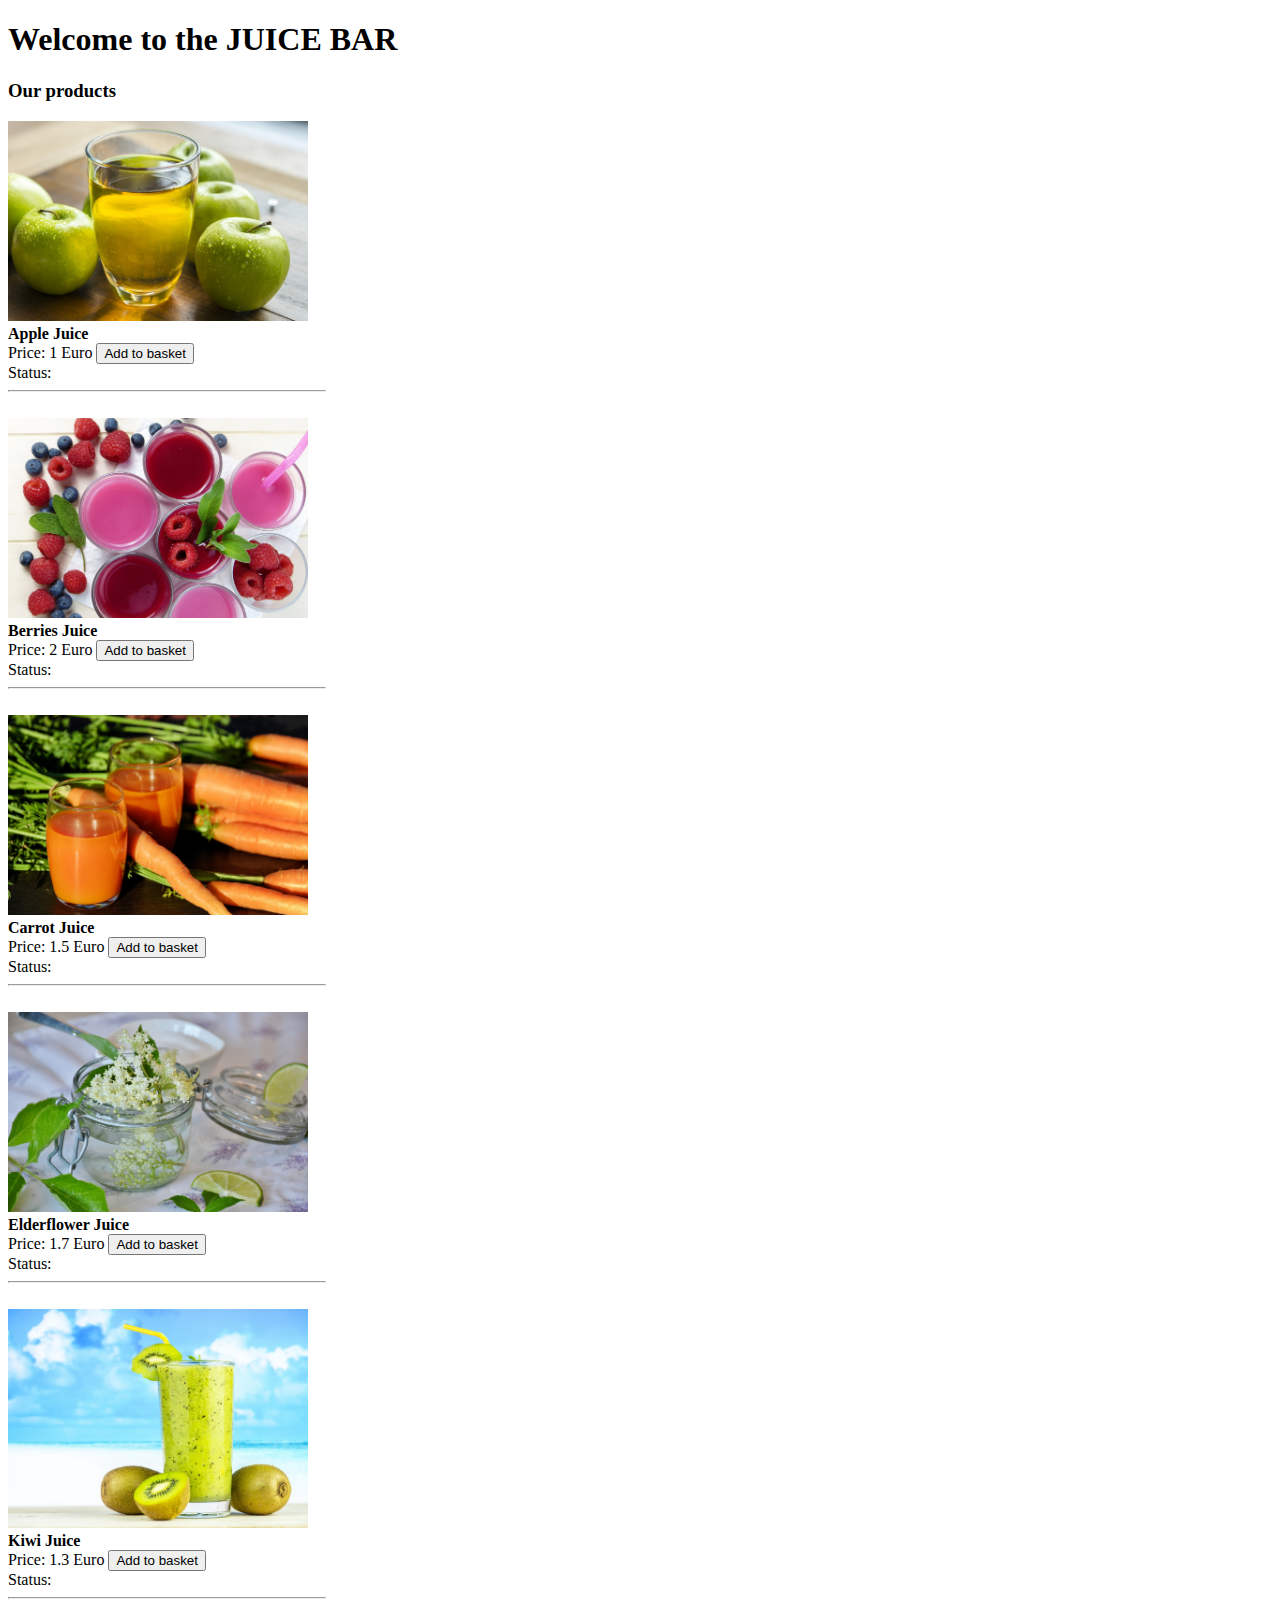
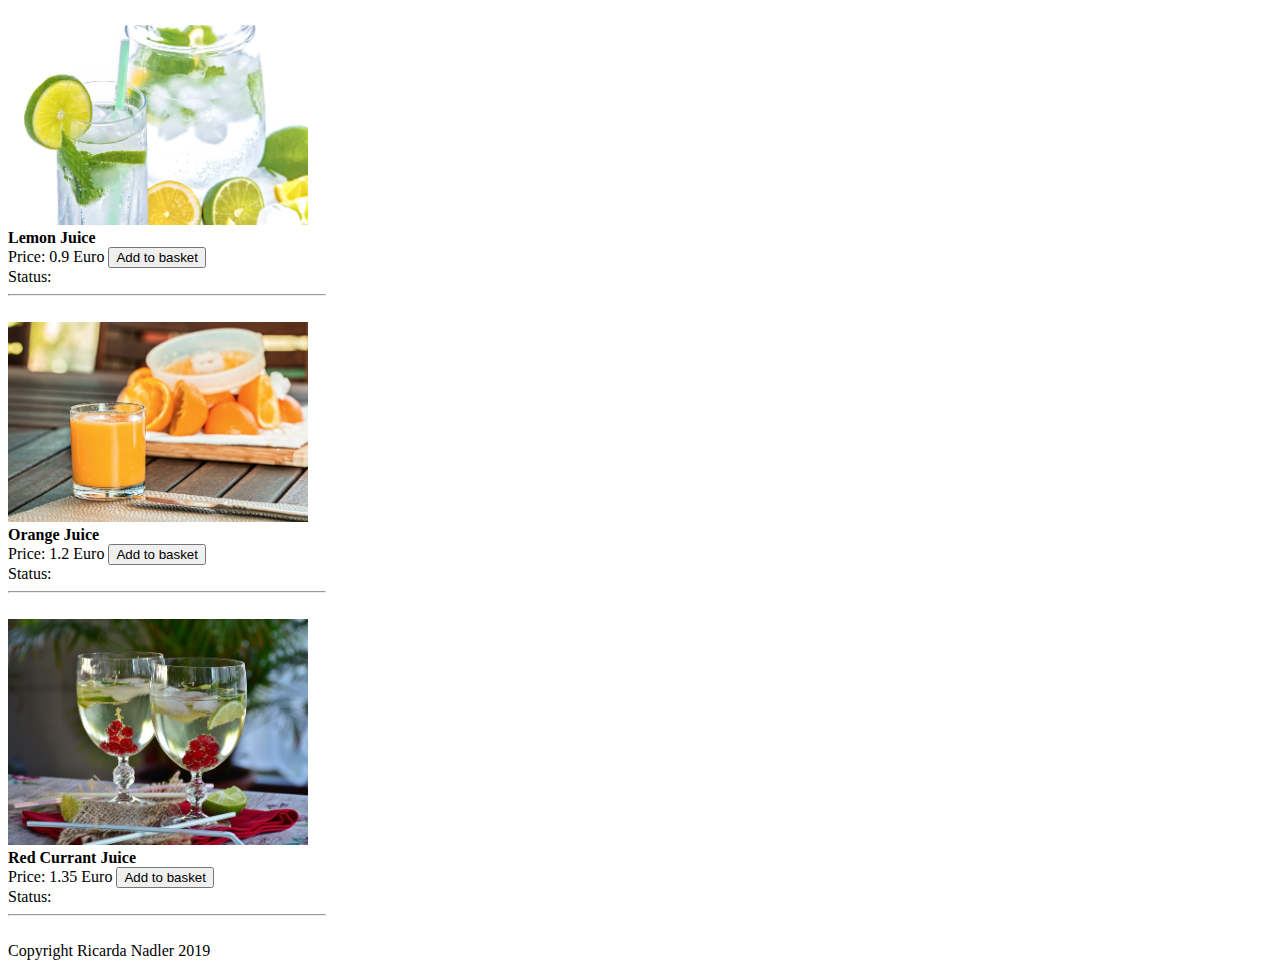
<file: grocery RN/index.html>
<!DOCTYPE html>
<html>
<head>
	<title>Grocery store</title>
	<script src="https://code.jquery.com/jquery-3.4.1.js" charset="utf-8" async defer></script>
</head>
<body>
	
	<h1>Welcome to the JUICE BAR</h1>

	<h3>Our products</h3>

	<div id="gro">

	</div>

	<script src="javascript/grocery.json"></script>
	<script src="javascript/grocery.js"></script>

	
	<footer>
	Copyright Ricarda Nadler 2019
	</footer>

</body>
</html>
</file>
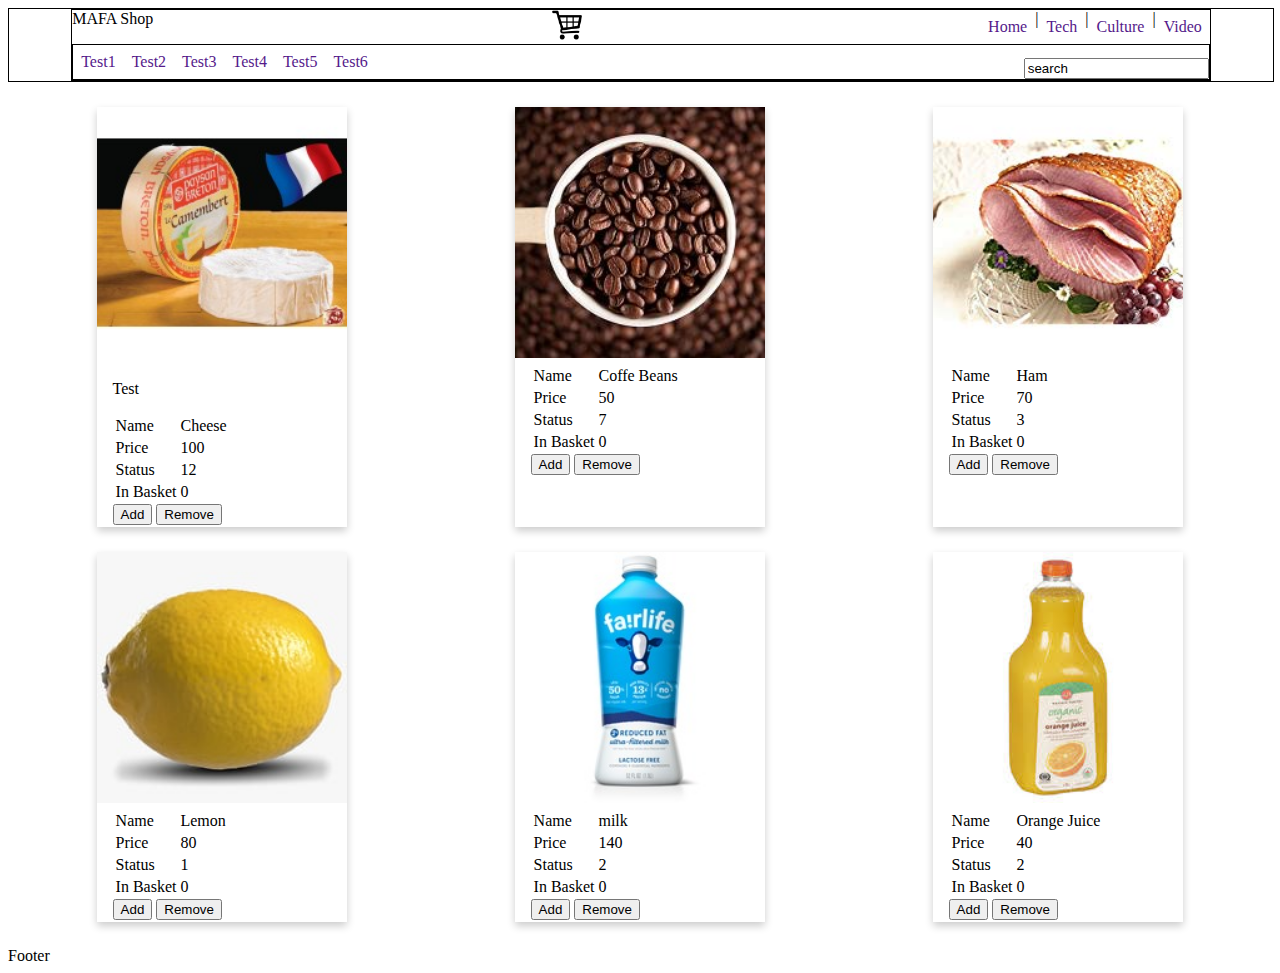
<file: Fabian/Intermediate/index.html>
<!DOCTYPE html>
<html lang="en">
<head>

	<title></title>
	
	<link rel="stylesheet" type="text/css" href="styleFabian.css">
	
	<meta charset="utf-8">
	
	<title>Challenge</title>

	<script src="https://code.jquery.com/jquery-3.4.1.js"
 	crossorigin="anonymous"></script>
	
</head>
<body>
	
	<div id="headerContainer">
		<header>
			<!-- Start firstline Header -->
			<div id="header-line-first">
				<div>
					MAFA Shop
				</div>	
				<div>
					<img src="cart.png" id="showCart">
				</div>
				<div id="header-line-first-navbar">
					<ul>
						<li><a href="">Home</a></li>
						<li>|</li>
						<li><a href="">Tech</a></li>
						<li>|</li>
						<li><a href="">Culture</a></li>
						<li>|</li>
						<li><a href="">Video</a></li>
					</ul>
				</div>


			</div>
			<!-- End firstline Header -->

			<div id="header-line-second">
				<div id="header-line-two-navbar">
					<ul>
							<li><a href="">Test1</a></li>
							<li><a href="">Test2</a></li>
							<li><a href="">Test3</a></li>
							<li><a href="">Test4</a></li>
							<li><a href="">Test5</a></li>
							<li><a href="">Test6</a></li>
					</ul>
				</div>
				
				<div id="header-line-two-navbar">
					<input type="text" name="search" value="search">
				</div>
		</header>
	</div>	
<!-- _________________________________End Header Container -->


	<div id="main-Container">
		<div id="main-Container-line-zero">
			<div id="previewContainer">
				TEST
				TEST
				TESH<br>
				<br>
			</div>

		</div>
		<div id="main-Container-line-one">

			<div class="card">
  				<img  alt="Avatar" style="width:100%" id="img0">
			    <div class="container">
					<table>
					  <tr>
					    <td>Name</td>
					    <td id="name0"></td>
					  </tr>
					  <tr>
					    <td>Price</td>
					    <td id="price0"></td>
					  </tr>
					  <tr>
					    <td>Status</td>
					    <td id="status0"></td>
					  </tr>
					  <tr>
					    <td>In Basket</td>
					    <td id="basket0"></td>
					  </tr>
					  <p>Test </p>
					</table>
			     	<button value="0" class="addButton"> Add </button>
			     	<button value="0" class="removeButton"> Remove </button>
			    </div>
			</div>



			<div class="card">
  				<img  alt="Avatar" style="width:100%" id="img1">
			    <div class="container">
			    		<table>
					  <tr>
					    <td>Name</td>
					    <td id="name1"></td>
					  </tr>
					  <tr>
					    <td>Price</td>
					    <td id="price1"></td>
					  </tr>
					  <tr>
					    <td>Status</td>
					    <td id="status1"></td>
					  </tr>
					  <tr>
					    <td>In Basket</td>
					    <td id="basket1"></td>
					  </tr>
					</table>
			     	<button value="handy" class="addButton"> Add </button>
			     	<button value="ereader" class="removeButton"> Remove </button>
			    </div>
			</div>


			<div class="card">
  				<img  alt="Avatar" style="width:100%" id="img2">
			    <div class="container">
			    	<table>
					  <tr>
					    <td>Name</td>
					    <td id="name2"></td>
					  </tr>
					  <tr>
					    <td>Price</td>
					    <td id="price2"></td>
					  </tr>
					  <tr>
					    <td>Status</td>
					    <td id="status2"></td>
					  </tr>
					  <tr>
					    <td>In Basket</td>
					    <td id="basket2"></td>
					  </tr>
					</table>
			     	<button value="laser1" class="addButton"> Add </button>
			     	<button value="ereader" class="removeButton"> Remove </button>
			    </div>
			</div>
		</div>

		<div id="main-Container-line-two">

			<div class="card">
  				<img  alt="Avatar" style="width:100%" id="img3">
			    <div class="container">
			    		<table>
						  <tr>
						    <td>Name</td>
						    <td id="name3"></td>
						  </tr>
						  <tr>
						    <td>Price</td>
						    <td id="price3"></td>
						  </tr>
						  <tr>
						    <td>Status</td>
						    <td id="status3"></td>
						  </tr>
						  <tr>
						    <td>In Basket</td>
						    <td id="basket3"></td>
						  </tr>
					</table>
			     	<button value="tablet" class="addButton"> Add </button>
			     	<button value="ereader"class="removeButton"> Remove </button>
			    </div>
			</div>

			<div class="card">
  				<img  alt="Avatar" style="width:100%" id="img4">
			    <div class="container">
			    	<table>
						  <tr>
						    <td>Name</td>
						    <td id="name4"></td>
						  </tr>
						  <tr>
						    <td>Price</td>
						    <td id="price4"></td>
						  </tr>
						  <tr>
						    <td>Status</td>
						    <td id="status4"></td>
						  </tr>
						  <tr>
						    <td>In Basket</td>
						    <td id="basket4"></td>
						  </tr>
					</table>
			     	<button value="speaker" class="addButton"> Add </button>
			     	<button class="removeButton"> Remove </button>
			    </div>
			</div>


			<div class="card">
  				<img  alt="Avatar" style="width:100%" id="img5">
			    <div class="container">
			    	<table>
						  <tr>
						    <td>Name</td>
						    <td id="name5"></td>
						  </tr>
						  <tr>
						    <td>Price</td>
						    <td id="price5"></td>
						  </tr>
						  <tr>
						    <td>Status</td>
						    <td id="status5"></td>
						  </tr>
						  <tr>
						    <td>In Basket</td>
						    <td id="basket5"></td>
						  </tr>
					</table>
			     	<button value="tv" class="addButton"> Add </button>
			     	<button class="removeButton"> Remove </button>
				</div>		
			</div>	

		</div>


	<div>
		Footer
	</div>
	
	  <script type="text/javascript"  src="data.json"></script>
	<script type="text/javascript">

// Change JOSN Product Data

		var mydata = JSON.parse(data);
		console.log(mydata[0].name);


		$(document).ready(function(){

			for (i=0;i<6;i++)
				{
					$("#img"+i).attr("src",mydata[i].image);
					$("#name"+i).text(mydata[i].name);
					$("#price"+i).text(mydata[i].price);
					$("#status"+i).text(mydata[i].in_Stock);
					$("#basket"+i).text(mydata[i].inBasket);
				}	


			
		   
		});

// Adds add and remove function to every button		


		window.onload= function () {
   		for (i=0;i<6;i++) {
   			document.getElementsByClassName("addButton")[i].onclick= addToCart;
		};

   		for (i=0;i<6;i++) {
   			document.getElementsByClassName("removeButton")[i].onclick= removeFromCart;
		}; 

	}

		var cart= []; 
		


   			function addToCart(event) {
   				var addProduct = event.target.value;
   				$("#previewContainer").prepend(` <div value="${mydata[addProduct].id}"> 
					<table>
						  <tr>
							<img src="${mydata[addProduct].image}">
						  </tr>
						  <tr>
						    <td>Name</td>
						    <td>${mydata[addProduct].name}</td>
						  </tr>
						  <tr>
						    <td>Price</td>
						    <td>${mydata[addProduct].price}</td>
						  </tr>
						  <tr>
						    <td>In your Basket</td>
						    <td>${mydata[addProduct].inBasket+1} </td>
						  </tr>
					</table>

   					${mydata[addProduct].name}  </div>` 
   					)
  
   				 // cart.push(addProduct);
   				// cart.push(param);
   			};

   			function removeFromCart(event) {
   				var removeProduct = event.target.value;

   				$(`#previewContainer div[value='${mydata[removeProduct].id}']`).remove();


   				 // alert(removeProduct);
   				 // cart.push(addProduct);
   				// cart.push(param);
   			};


// Shows content of the card

		// document.getElementById("showCart").addEventListener("click", function(){
 	// 		alert(cart);
		// });


	$('#showCart').on('click', function() {
	   $('#previewContainer').css('display','block');
	})





	</script>

</body>
</html>

	<!-- // var cart= []; 

		// function addToCart(param) {
		// 	cart.push(param);
		// };

		// function removeFromCart (param) {
		// 	// var array = [2, 5,5, 9];
		// 	// document.write(array)
		// 	var index = cart.indexOf(param);
		// 	if (index > -1) {
  // 				cart.splice(index, 1);
		// 		}
		// 	}

		// function showCart() {
		// 	alert(cart);
		// }; -->
</file>
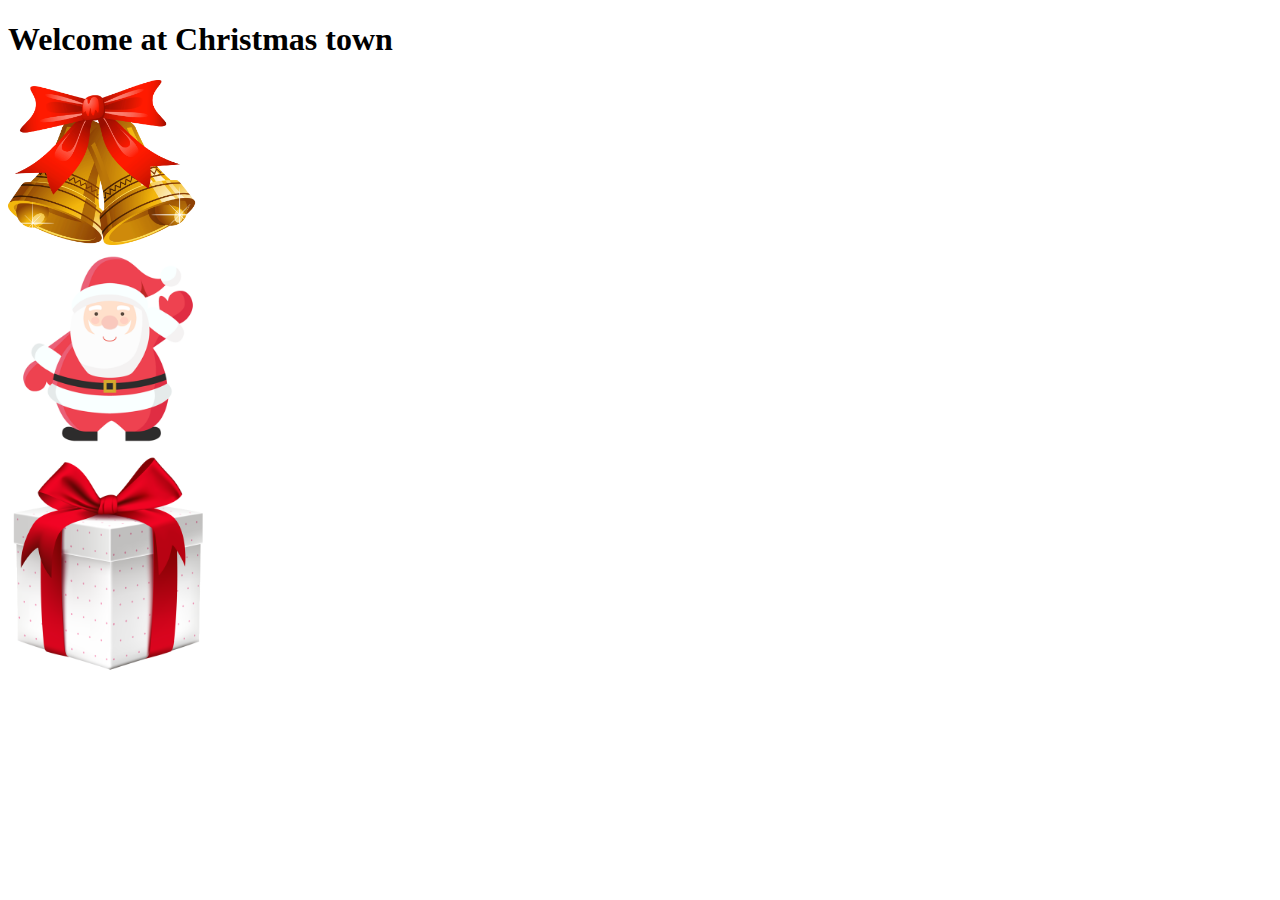
<file: Basic RN/basic1.html>
<!DOCTYPE html>
<html>
<head>
	<title>Christmas</title>
	<script src="https://code.jquery.com/jquery-3.4.1.js"></script>
</head>
<body>
	<h1>Welcome at Christmas town</h1>
	<div id="xmas">
		
	</div>
	<div> 
		<img src="img/christmas_bell.png" alt="Christmas bell" width="200" id="bell" class="xmas">
	</div>
	<div>
		<img src="img/santa-claus.png" alt="Santa Claus" width="200" id="santa" class="xmas">
	</div>
	<div>
		<img src="img/white_box.png" alt="White box" width="200" id="box" class="xmas">
	</div>

	<script>
		$('#bell').on('click',function(){
			$("#xmas").text("You clicked on " +$('#bell').attr('alt'))
		});
		$('#santa').on('click',function(){
			$("#xmas").text("You clicked on " +$('#santa').attr('alt'))
		});
		$('#box').on('click',function(){
			$("#xmas").text("You clicked on " +$('#box').attr('alt'))
		});
	</script>

</body>
</html>
</file>
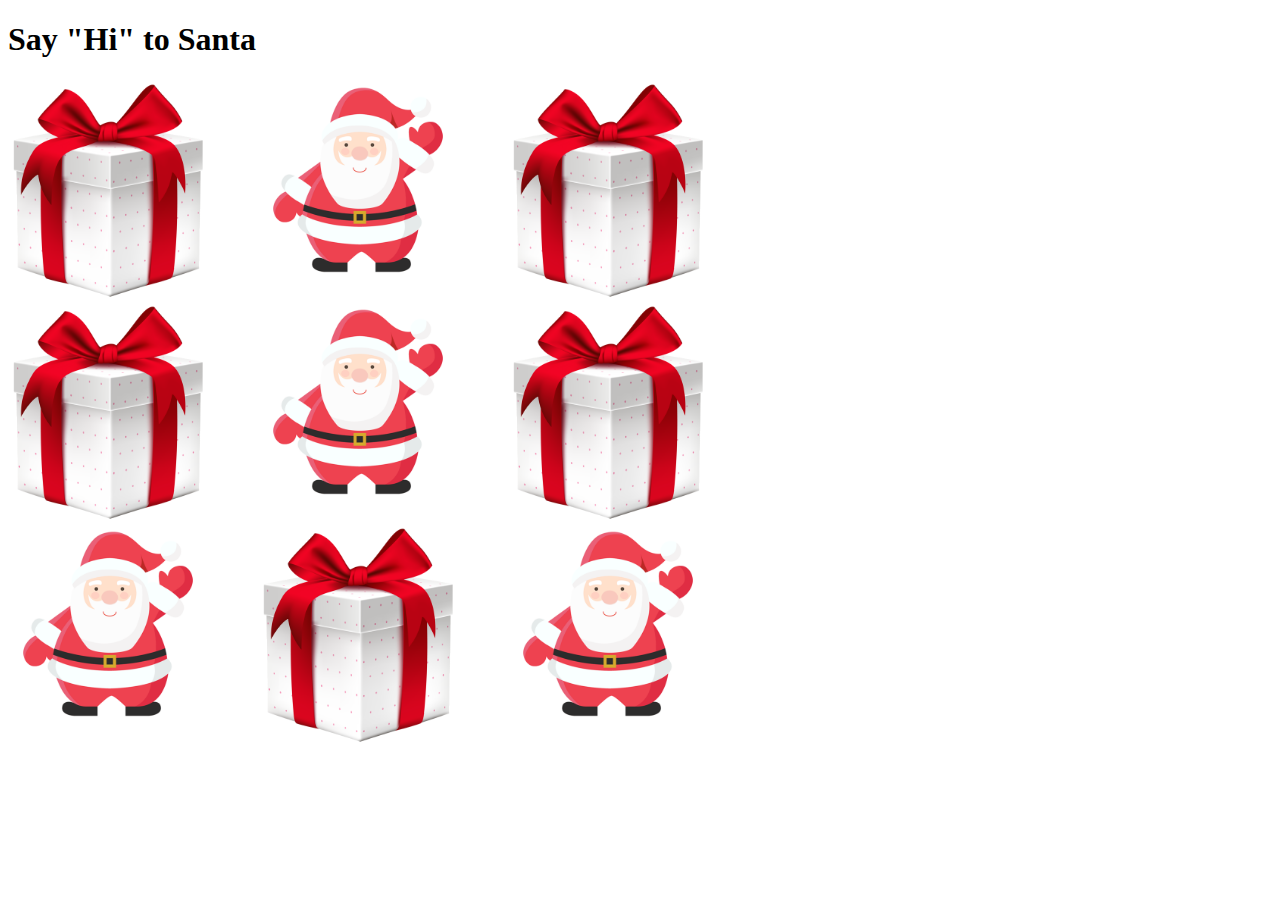
<file: Basic RN/basic2.html>
<!DOCTYPE html>
<html>
<head>
	<title>Santa Claus</title>
	<script src="https://code.jquery.com/jquery-3.4.1.js"></script>
	<style type="text/css" media="screen">
		.box{
			display: grid;
			grid-template-columns: 250px 250px 250px;
			grid-template-rows: auto auto auto;
		}		
		img {
			width: 200px;
		}
	</style>
</head>
<body>
	<h1>Say "Hi" to Santa</h1>
	<div class="box">
		<img src="img/white_box.png" alt="White box" >
		<img src="img/santa-claus.png" alt="Santa">
		<img src="img/white_box.png" alt="White box">
		<img src="img/white_box.png" alt="White box">
		<img src="img/santa-claus.png" alt="Santa Claus">
		<img src="img/white_box.png" alt="White box">
		<img src="img/santa-claus.png" alt="Santa Claus">
		<img src="img/white_box.png" alt="White box">
		<img src="img/santa-claus.png" alt="Santa Claus">
	</div>

	<script>
		$(document).ready(function() {

		$("img[src*='img/santa-claus.png']").addClass("santa");
	

		$('.santa').click(function() {
        $(this).hide()
    	});
	});

	</script>

</body>
</html>
</file>
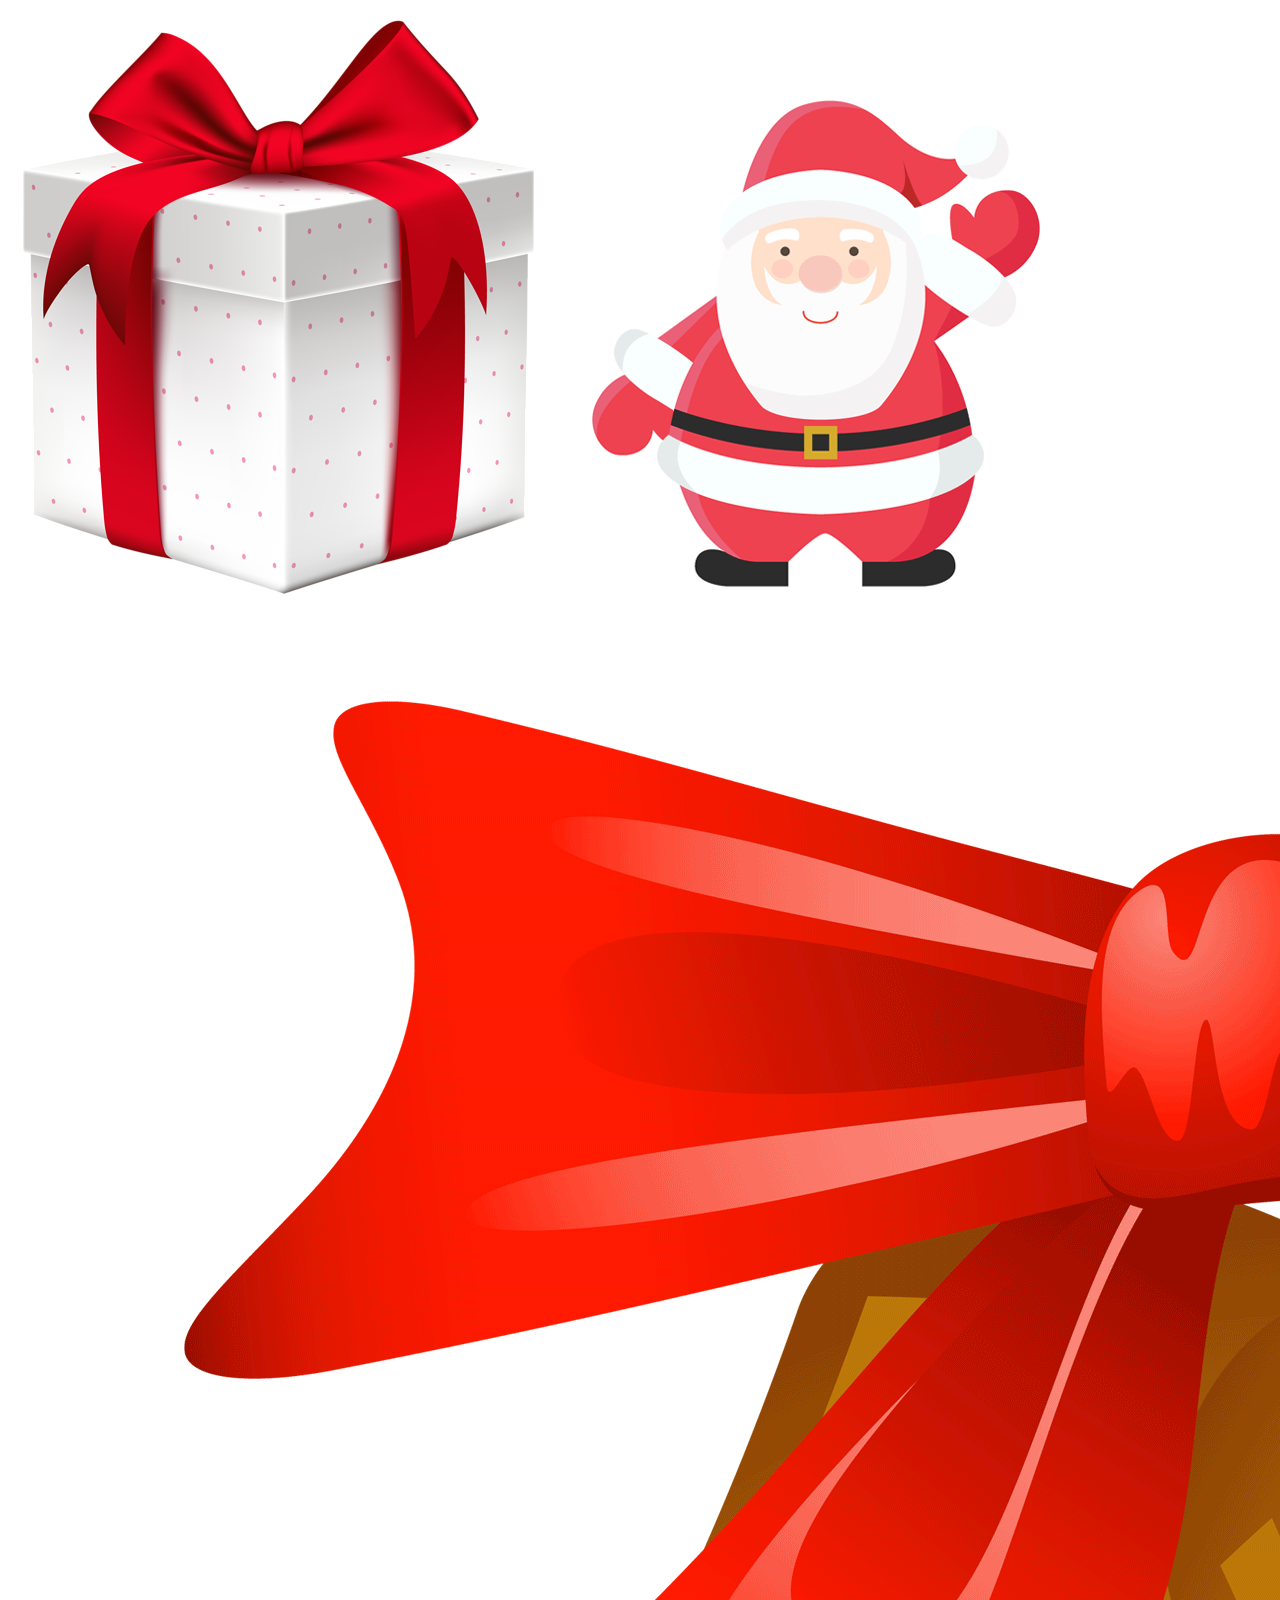
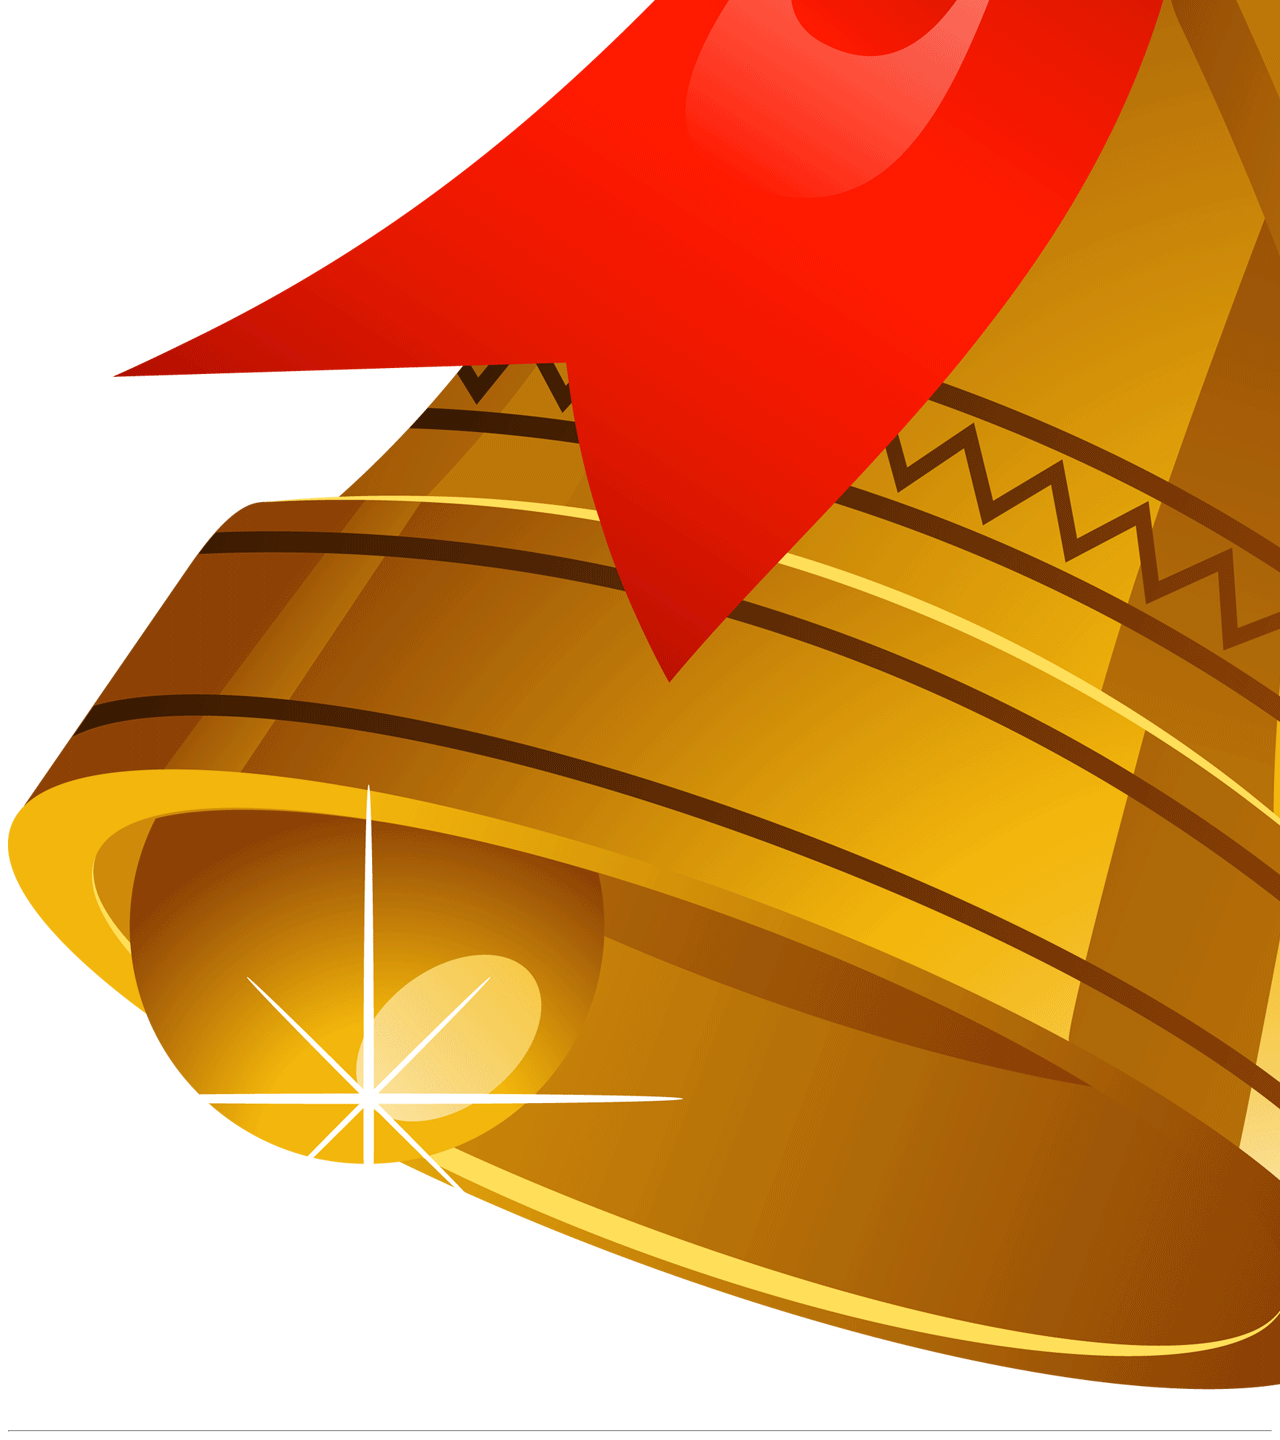
<file: Fabian/Basics/basic1.html>
<!DOCTYPE html>
<html>
<head>
	<title></title>

	<script src="https://ajax.googleapis.com/ajax/libs/jquery/3.4.0/jquery.min.js"></script>

</head>
<body>
	<img src="box.png">
	<img src="santa-claus.png">
	<img src="christmas-bell.png">

	<hr>

</body>

<script type="text/javascript">

	$(document).ready(function(){
    
	$('img:first-child').on('click', function() {
	   alert("you clicked on the gift box");
	})

	$('img:nth-child(2)').on('click', function() {
	   alert("you clicked on the santa Claus");
	})

	$('img:nth-child(3)').on('click', function() {
	   alert("you clicked on the christmas-bell");
	})

});






</script>	

</html>
</file>
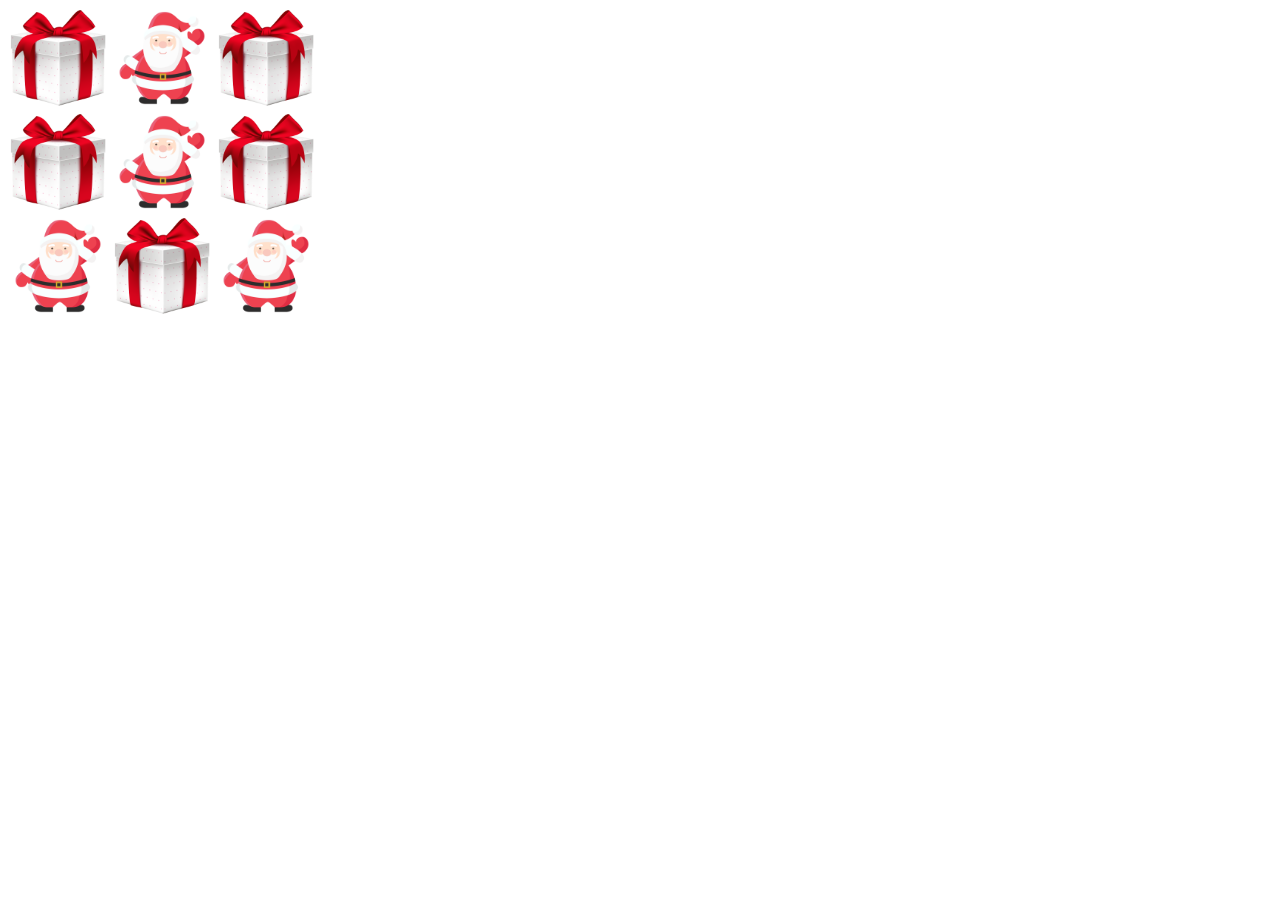
<file: Fabian/Basics/basic2.html>
<!DOCTYPE html>
<html>
<head>
	<title></title>



	<style type="text/css">
		img {
			width:100px;
			height: 100px;
		}

		.santa {

		}
	</style>

</head>
<body>

	<div class="lines">
		<img src="box.png">
		<img src="santa-claus.png" id="santa1">
		<img src="box.png">
	</div>
	<div class="lines">
		<img src="box.png">
		<img src="santa-claus.png">
		<img src="box.png">
	</div>
	<div class="lines">
		<img src="santa-claus.png">
		<img src="box.png">
		<img src="santa-claus.png" >
	</div>

</body>

<script src="https://ajax.googleapis.com/ajax/libs/jquery/3.4.0/jquery.min.js"></script>

<script type="text/javascript">

	$(document).ready(function(){

		if(img.attr('src') =='santa-claus.png'){$(this).addClass("santa")}
		// $('#santa1').addClass("santa");
 
	

	$('.santa').on('click', function() {
	   $(this).css('visibility','hidden');
	})
});

	

</script>	



</html>


<!-- <div class="lines">
		<img src="box.png">
		<img src="santa-claus.png" class="santa">
		<img src="box.png">
	</div>
	<div class="lines">
		<img src="box.png">
		<img src="santa-claus.png" class="santa">
		<img src="box.png">
	</div>
	<div class="lines">
		<img src="santa-claus.png" class="santa" >
		<img src="box.png">
		<img src="santa-claus.png" class="santa">
	</div> -->
</file>
<file: Fabian/Intermediate/styleFabian.css>
#headerContainer {
  border: 1px solid black;
  height: 30%;
  width: 100%;
  display: flex;
  justify-content: center; }
  #headerContainer header {
    border: 1px solid black;
    height: 10%;
    width: 90%; }
    #headerContainer header #header-line-first {
      display: flex;
      justify-content: space-between; }
      #headerContainer header #header-line-first img {
        width: 30px; }
      #headerContainer header #header-line-first #header-line-first-navbar {
        display: flex;
        align-items: flex-end; }
      #headerContainer header #header-line-first ul {
        list-style-type: none;
        margin: 0;
        padding: 0;
        overflow: hidden; }
      #headerContainer header #header-line-first li {
        float: left; }
      #headerContainer header #header-line-first li a {
        display: block;
        padding: 8px;
        text-decoration: none; }
    #headerContainer header #header-line-second {
      border: 1px solid black;
      height: 10%;
      display: flex;
      justify-content: space-between; }
      #headerContainer header #header-line-second ul {
        list-style-type: none;
        margin: 0;
        padding: 0;
        overflow: hidden; }
      #headerContainer header #header-line-second li {
        float: left; }
      #headerContainer header #header-line-second li a {
        display: block;
        padding: 8px;
        text-decoration: none; }
      #headerContainer header #header-line-second #header-line-two-navbar {
        display: flex;
        align-items: flex-end; }

#main-Container #main-Container-line-zero {
  display: flex;
  justify-content: center; }
  #main-Container #main-Container-line-zero #previewContainer {
    display: none;
    height: 500px;
    width: 500px;
    border: 2px solid black; }
#main-Container #main-Container-line-one {
  display: flex;
  justify-content: space-around;
  margin: 25px 5px; }
  #main-Container #main-Container-line-one .card {
    box-shadow: 0 4px 8px 0 rgba(0, 0, 0, 0.2);
    transition: 0.3s;
    width: 20%; }
  #main-Container #main-Container-line-one .card:hover {
    box-shadow: 0 8px 16px 0 rgba(0, 0, 0, 0.2); }
  #main-Container #main-Container-line-one .container {
    padding: 2px 16px; }
#main-Container #main-Container-line-two {
  display: flex;
  justify-content: space-around;
  margin: 25px 5px; }
  #main-Container #main-Container-line-two .card {
    box-shadow: 0 4px 8px 0 rgba(0, 0, 0, 0.2);
    transition: 0.3s;
    width: 20%; }
  #main-Container #main-Container-line-two .card:hover {
    box-shadow: 0 8px 16px 0 rgba(0, 0, 0, 0.2); }
  #main-Container #main-Container-line-two .container {
    padding: 2px 16px; }

/*# sourceMappingURL=styleFabian.css.map */
</file>
